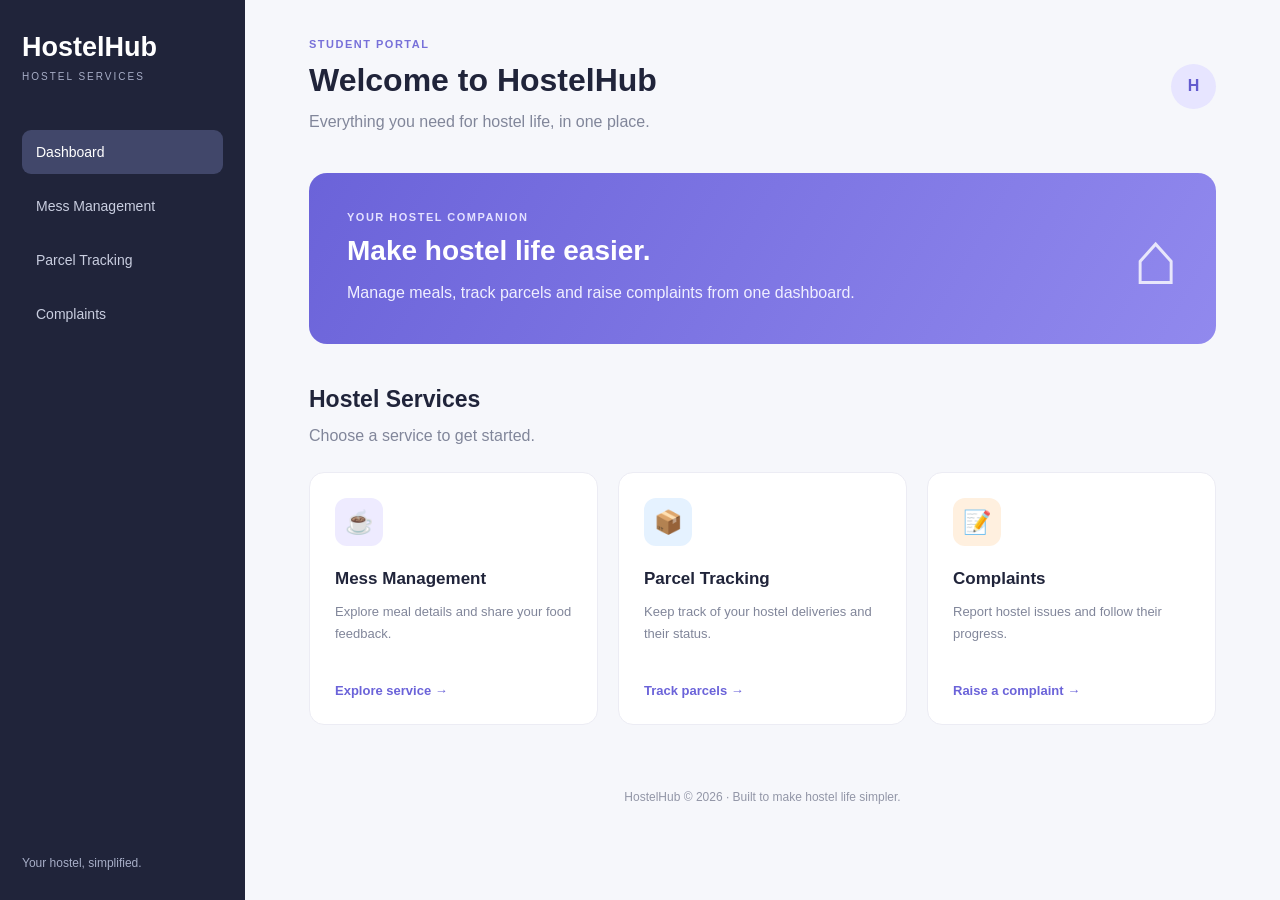
<file: HostelHub-Website/public/index.html>
<!DOCTYPE html>
<html lang="en">
<head>
    <meta charset="UTF-8">
    <meta name="viewport" content="width=device-width, initial-scale=1.0">
    <title>HostelHub | Hostel Services</title>
    <link rel="stylesheet" href="style.css">
</head>
<body>
    <aside class="sidebar">
        <h2>HostelHub</h2>
        <p class="tagline">HOSTEL SERVICES</p>
        <nav>
            <a class="active" href="#home">Dashboard</a>
            <a href="/mess.html">Mess Management</a>
            <a href="/parcel.html">Parcel Tracking</a>
            <a href="/complaint.html">Complaints</a>
        </nav>
        <p class="sidebar-footer">Your hostel, simplified.</p>
    </aside>

    <main id="home">
        <header>
            <div>
                <p class="eyebrow">STUDENT PORTAL</p>
                <h1>Welcome to HostelHub</h1>
                <p class="subtitle">Everything you need for hostel life, in one place.</p>
            </div>
            <div class="profile">H</div>
        </header>

        <section class="welcome">
            <div>
                <p class="eyebrow">YOUR HOSTEL COMPANION</p>
                <h2>Make hostel life easier.</h2>
                <p>Manage meals, track parcels and raise complaints from one dashboard.</p>
            </div>
            <div class="welcome-icon">⌂</div>
        </section>

        <section class="section">
            <h2>Hostel Services</h2>
            <p class="subtitle">Choose a service to get started.</p>

            <div class="cards">
                <a class="service-card" href="/mess.html">
                    <div class="service-icon purple">☕</div>
                    <h3>Mess Management</h3>
                    <p>Explore meal details and share your food feedback.</p>
                    <span>Explore service →</span>
                </a>

                <a class="service-card" href="/parcel.html">
                    <div class="service-icon blue">📦</div>
                    <h3>Parcel Tracking</h3>
                    <p>Keep track of your hostel deliveries and their status.</p>
                    <span>Track parcels →</span>
                </a>

                <a class="service-card" href="/complaint.html">
                    <div class="service-icon orange">📝</div>
                    <h3>Complaints</h3>
                    <p>Report hostel issues and follow their progress.</p>
                    <span>Raise a complaint →</span>
                </a>
            </div>
        </section>

        <footer>
            <p>HostelHub © 2026 · Built to make hostel life simpler.</p>
        </footer>
    </main>
</body>
</html>
</file>
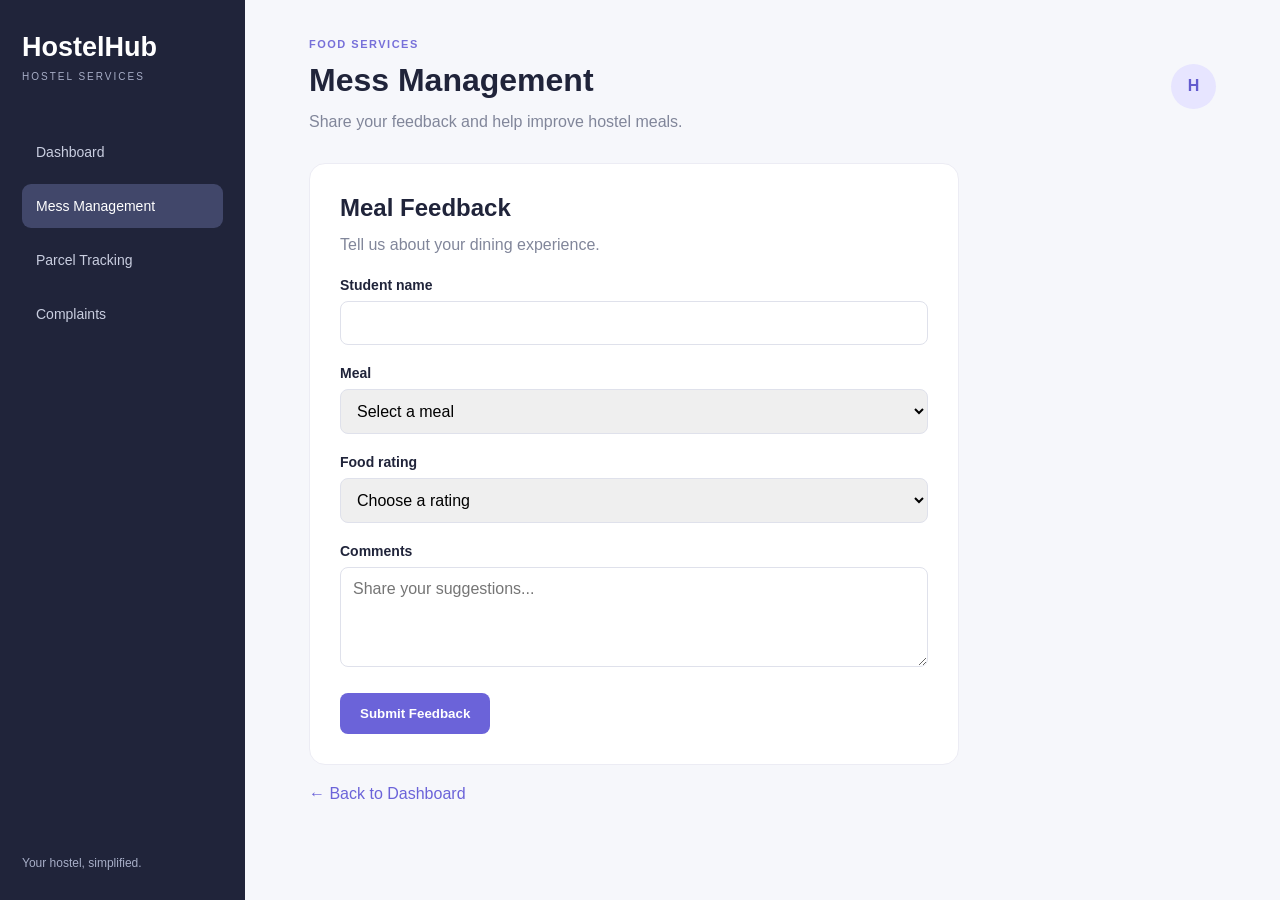
<file: HostelHub-Website/public/mess.html>
<!DOCTYPE html>
<html lang="en">
<head>
    <meta charset="UTF-8">
    <meta name="viewport" content="width=device-width, initial-scale=1.0">
    <title>Mess Management | HostelHub</title>
    <link rel="stylesheet" href="style.css">
    <style>
        .mess-panel {
            background: white;
            padding: 30px;
            border-radius: 16px;
            border: 1px solid #ececf4;
            max-width: 650px;
            margin-top: 28px;
        }

        .mess-panel label {
            display: block;
            margin: 20px 0 8px;
            font-weight: bold;
            font-size: 14px;
        }

        .mess-panel input,
        .mess-panel select,
        .mess-panel textarea {
            width: 100%;
            padding: 12px;
            border: 1px solid #dfe1eb;
            border-radius: 8px;
            font: inherit;
        }

        .mess-panel textarea {
            min-height: 100px;
            resize: vertical;
        }

        .submit-btn {
            margin-top: 22px;
            padding: 13px 20px;
            border: none;
            border-radius: 8px;
            background: #6b63d9;
            color: white;
            font-weight: bold;
            cursor: pointer;
        }

        .submit-btn:hover {
            background: #5148c0;
        }

        .back-link {
            display: inline-block;
            margin-top: 20px;
            color: #6b63d9;
            text-decoration: none;
        }
    </style>
</head>
<body>
    <aside class="sidebar">
        <h2>HostelHub</h2>
        <p class="tagline">HOSTEL SERVICES</p>
        <nav>
            <a href="/">Dashboard</a>
            <a class="active" href="/mess.html">Mess Management</a>
            <a href="/">Parcel Tracking</a>
            <a href="/">Complaints</a>
        </nav>
        <p class="sidebar-footer">Your hostel, simplified.</p>
    </aside>

    <main>
        <header>
            <div>
                <p class="eyebrow">FOOD SERVICES</p>
                <h1>Mess Management</h1>
                <p class="subtitle">Share your feedback and help improve hostel meals.</p>
            </div>
            <div class="profile">H</div>
        </header>

        <section class="mess-panel">
            <h2>Meal Feedback</h2>
            <p class="subtitle">Tell us about your dining experience.</p>

            <form action="/submit-feedback" method="POST">
                <label for="student">Student name</label>
                <input type="text" id="student" name="student"
                       maxlength="50" required>

                <label for="meal">Meal</label>
                <select id="meal" name="meal" required>
                    <option value="">Select a meal</option>
                    <option value="Breakfast">Breakfast</option>
                    <option value="Lunch">Lunch</option>
                    <option value="Dinner">Dinner</option>
                </select>

                <label for="rating">Food rating</label>
                <select id="rating" name="rating" required>
                    <option value="">Choose a rating</option>
                    <option value="5">5 - Excellent</option>
                    <option value="4">4 - Good</option>
                    <option value="3">3 - Average</option>
                    <option value="2">2 - Poor</option>
                    <option value="1">1 - Very poor</option>
                </select>

                <label for="feedback">Comments</label>
                <textarea id="feedback" name="feedback"
                          maxlength="300"
                          placeholder="Share your suggestions..."></textarea>

                <button class="submit-btn" type="submit">
                    Submit Feedback
                </button>
            </form>
        </section>

        <a class="back-link" href="/">← Back to Dashboard</a>
    </main>
</body>
</html>
</file>
<file: HostelHub-Website/public/style.css>
* {
    margin: 0;
    padding: 0;
    box-sizing: border-box;
}

body {
    font-family: Arial, sans-serif;
    background: #f6f7fb;
    color: #20243a;
}

.sidebar {
    position: fixed;
    width: 245px;
    height: 100vh;
    background: #20243a;
    color: white;
    padding: 32px 22px;
}

.sidebar h2 {
    font-size: 27px;
}

.tagline {
    font-size: 10px;
    letter-spacing: 2px;
    color: #a7aec7;
    margin-top: 8px;
}

nav {
    margin-top: 48px;
}

nav a {
    display: block;
    padding: 14px;
    margin-bottom: 10px;
    border-radius: 9px;
    color: #c9cee0;
    text-decoration: none;
    font-size: 14px;
}

nav a:hover,
nav a.active {
    background: #41476a;
    color: white;
}

.sidebar-footer {
    position: absolute;
    bottom: 30px;
    color: #a7aec7;
    font-size: 12px;
}

main {
    margin-left: 245px;
    padding: 38px 5%;
    max-width: 1600px;
}

header {
    display: flex;
    justify-content: space-between;
    align-items: center;
    gap: 20px;
}

.eyebrow {
    color: #7770d9;
    font-size: 11px;
    font-weight: bold;
    letter-spacing: 1.5px;
    margin-bottom: 12px;
}

h1 {
    font-size: 32px;
}

.subtitle {
    color: #81869a;
    margin-top: 10px;
    line-height: 1.6;
}

.profile {
    width: 45px;
    height: 45px;
    border-radius: 50%;
    background: #e7e5ff;
    color: #635bce;
    display: grid;
    place-items: center;
    font-weight: bold;
}

.welcome {
    margin-top: 38px;
    padding: 38px;
    border-radius: 18px;
    background: linear-gradient(120deg, #6b63d9, #9189ee);
    color: white;
    display: flex;
    justify-content: space-between;
    align-items: center;
    gap: 20px;
}

.welcome .eyebrow {
    color: #e4e1ff;
}

.welcome h2 {
    font-size: 28px;
    margin-bottom: 12px;
}

.welcome p:not(.eyebrow) {
    line-height: 1.7;
    color: #f0efff;
}

.welcome-icon {
    font-size: 75px;
    opacity: 0.8;
}

.section {
    margin-top: 42px;
}

.section h2 {
    font-size: 23px;
}

.cards {
    display: grid;
    grid-template-columns: repeat(3, minmax(0, 1fr));
    gap: 20px;
    margin-top: 24px;
}

.service-card {
    background: white;
    padding: 25px;
    border: 1px solid #ececf4;
    border-radius: 15px;
    text-decoration: none;
    color: #20243a;
    transition: transform 0.2s, box-shadow 0.2s;
}

.service-card:hover {
    transform: translateY(-5px);
    box-shadow: 0 12px 30px #20243a12;
}

.service-icon {
    width: 48px;
    height: 48px;
    display: grid;
    place-items: center;
    border-radius: 12px;
    font-size: 23px;
    margin-bottom: 23px;
}

.purple {
    background: #eeebff;
}

.blue {
    background: #e5f2ff;
}

.orange {
    background: #fff0df;
}

.service-card h3 {
    font-size: 17px;
    margin-bottom: 12px;
}

.service-card p {
    font-size: 13px;
    color: #81869a;
    line-height: 1.7;
    min-height: 66px;
}

.service-card span {
    display: inline-block;
    color: #6b63d9;
    font-size: 13px;
    font-weight: bold;
    margin-top: 16px;
}

footer {
    text-align: center;
    color: #9296a7;
    font-size: 12px;
    margin-top: 65px;
}

@media (max-width: 1000px) {
    .cards {
        grid-template-columns: 1fr;
    }
}

@media (max-width: 650px) {
    .sidebar {
        position: static;
        width: 100%;
        height: auto;
    }

    nav {
        margin-top: 22px;
    }

    .sidebar-footer {
        display: none;
    }

    main {
        margin-left: 0;
        padding: 25px 18px;
    }

    h1 {
        font-size: 25px;
    }

    .welcome {
        padding: 25px;
    }

    .welcome-icon {
        display: none;
    }
}
</file>
